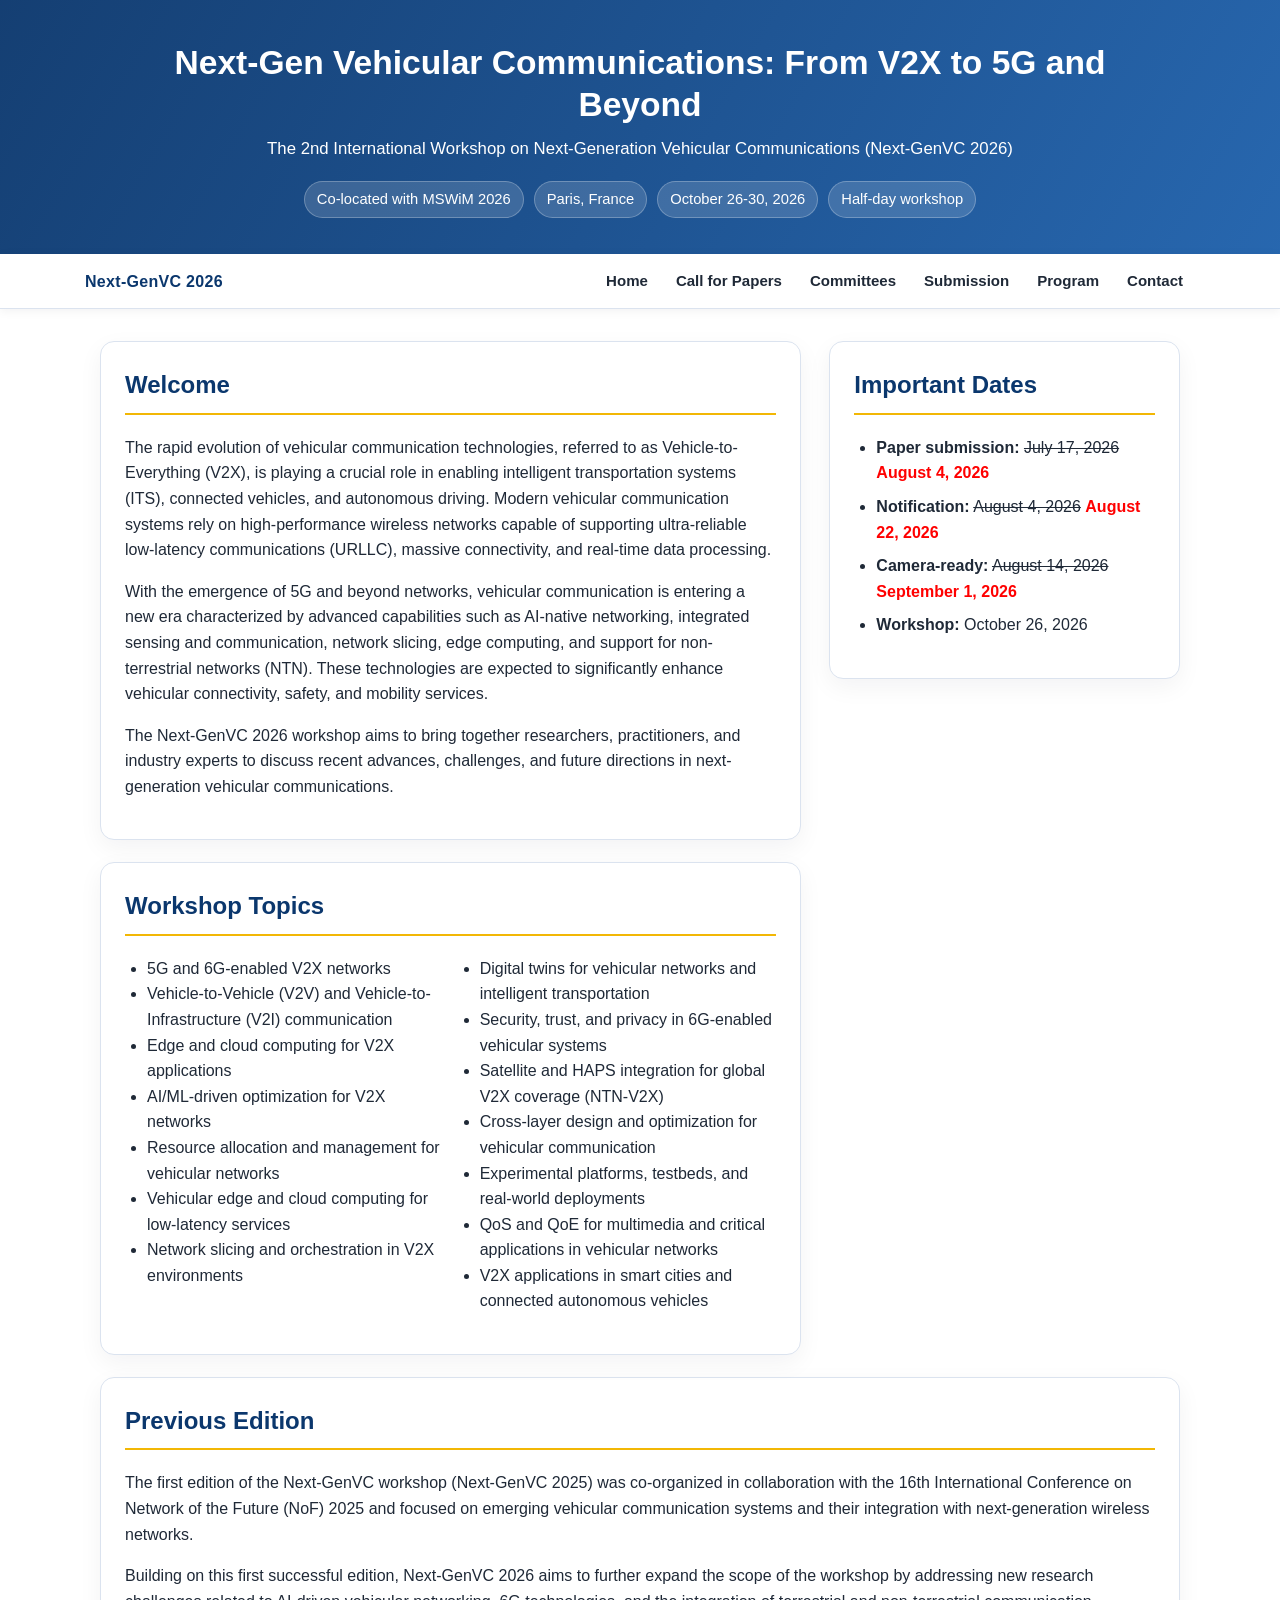
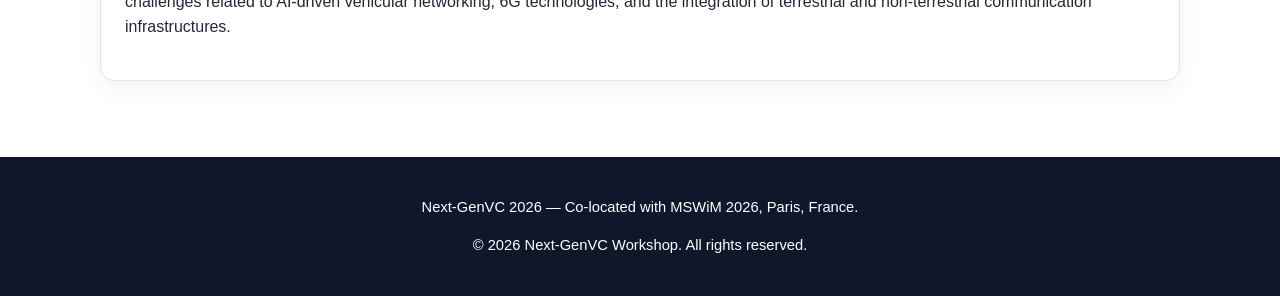
<file: index.html>
<!DOCTYPE html>

<html lang="en">
<head>
<meta charset="utf-8"/>
<meta content="width=device-width, initial-scale=1.0" name="viewport"/>
<title>Home | Next-GenVC 2026</title>
<link href="style.css" rel="stylesheet"/>
</head>
<body>
<header class="hero"><h1>Next-Gen Vehicular Communications: From V2X to 5G and Beyond</h1><p class="subtitle">The 2nd International Workshop on Next-Generation Vehicular Communications (Next-GenVC 2026)</p><div class="badges"><span class="badge">Co-located with MSWiM 2026</span><span class="badge">Paris, France</span><span class="badge">October 26-30, 2026</span><span class="badge">Half-day workshop</span></div></header>
<nav><div class="nav-inner"><div class="logo">Next-GenVC 2026</div><div class="menu"><a href="index.html">Home</a><a href="call-for-papers.html">Call for Papers</a><a href="committees.html">Committees</a><a href="submission.html">Submission</a><a href="program.html">Program</a><a href="contact.html">Contact</a></div></div></nav>
<main class="container">
<div class="grid"><section><div class="card"><h2>Welcome</h2><p>The rapid evolution of vehicular communication technologies, referred to as Vehicle-to-Everything (V2X), is playing a crucial role in enabling intelligent transportation systems (ITS), connected vehicles, and autonomous driving. Modern vehicular communication systems rely on high-performance wireless networks capable of supporting ultra-reliable low-latency communications (URLLC), massive connectivity, and real-time data processing.</p><p>With the emergence of 5G and beyond networks, vehicular communication is entering a new era characterized by advanced capabilities such as AI-native networking, integrated sensing and communication, network slicing, edge computing, and support for non-terrestrial networks (NTN). These technologies are expected to significantly enhance vehicular connectivity, safety, and mobility services.</p><p>The Next-GenVC 2026 workshop aims to bring together researchers, practitioners, and industry experts to discuss recent advances, challenges, and future directions in next-generation vehicular communications.</p></div><div class="card"><h2>Workshop Topics</h2><ul class="topic-list"><li>5G and 6G-enabled V2X networks</li><li>Vehicle-to-Vehicle (V2V) and Vehicle-to-Infrastructure (V2I) communication</li><li>Edge and cloud computing for V2X applications</li><li>AI/ML-driven optimization for V2X networks</li><li>Resource allocation and management for vehicular networks</li><li>Vehicular edge and cloud computing for low-latency services</li><li>Network slicing and orchestration in V2X environments</li><li>Digital twins for vehicular networks and intelligent transportation</li><li>Security, trust, and privacy in 6G-enabled vehicular systems</li><li>Satellite and HAPS integration for global V2X coverage (NTN-V2X)</li><li>Cross-layer design and optimization for vehicular communication</li><li>Experimental platforms, testbeds, and real-world deployments</li><li>QoS and QoE for multimedia and critical applications in vehicular networks</li><li>V2X applications in smart cities and connected autonomous vehicles</li></ul></div></section><aside><div class="card"><h2>Important Dates</h2><ul class="date-list"><li><strong>Paper submission:</strong> <del>July 17, 2026</del> <span style="color:red;font-weight:bold;">August 4, 2026</span></li><li><strong>Notification:</strong> <del>August 4, 2026</del> <span style="color:red;font-weight:bold;">August 22, 2026</span></li><li><strong>Camera-ready:</strong> <del>August 14, 2026</del> <span style="color:red;font-weight:bold;">September 1, 2026</span></li><li><strong>Workshop:</strong> October 26, 2026</li></ul></div></aside></div><div class="card"><h2>Previous Edition</h2><p>The first edition of the Next-GenVC workshop (Next-GenVC 2025) was co-organized in collaboration with the 16th International Conference on Network of the Future (NoF) 2025 and focused on emerging vehicular communication systems and their integration with next-generation wireless networks.</p><p>Building on this first successful edition, Next-GenVC 2026 aims to further expand the scope of the workshop by addressing new research challenges related to AI-driven vehicular networking, 6G technologies, and the integration of terrestrial and non-terrestrial communication infrastructures.</p></div>
</main>
<footer>
<p>Next-GenVC 2026 — Co-located with MSWiM 2026, Paris, France.</p>
<p>© 2026 Next-GenVC Workshop. All rights reserved.</p>
</footer>
</body>
</html>
</file>
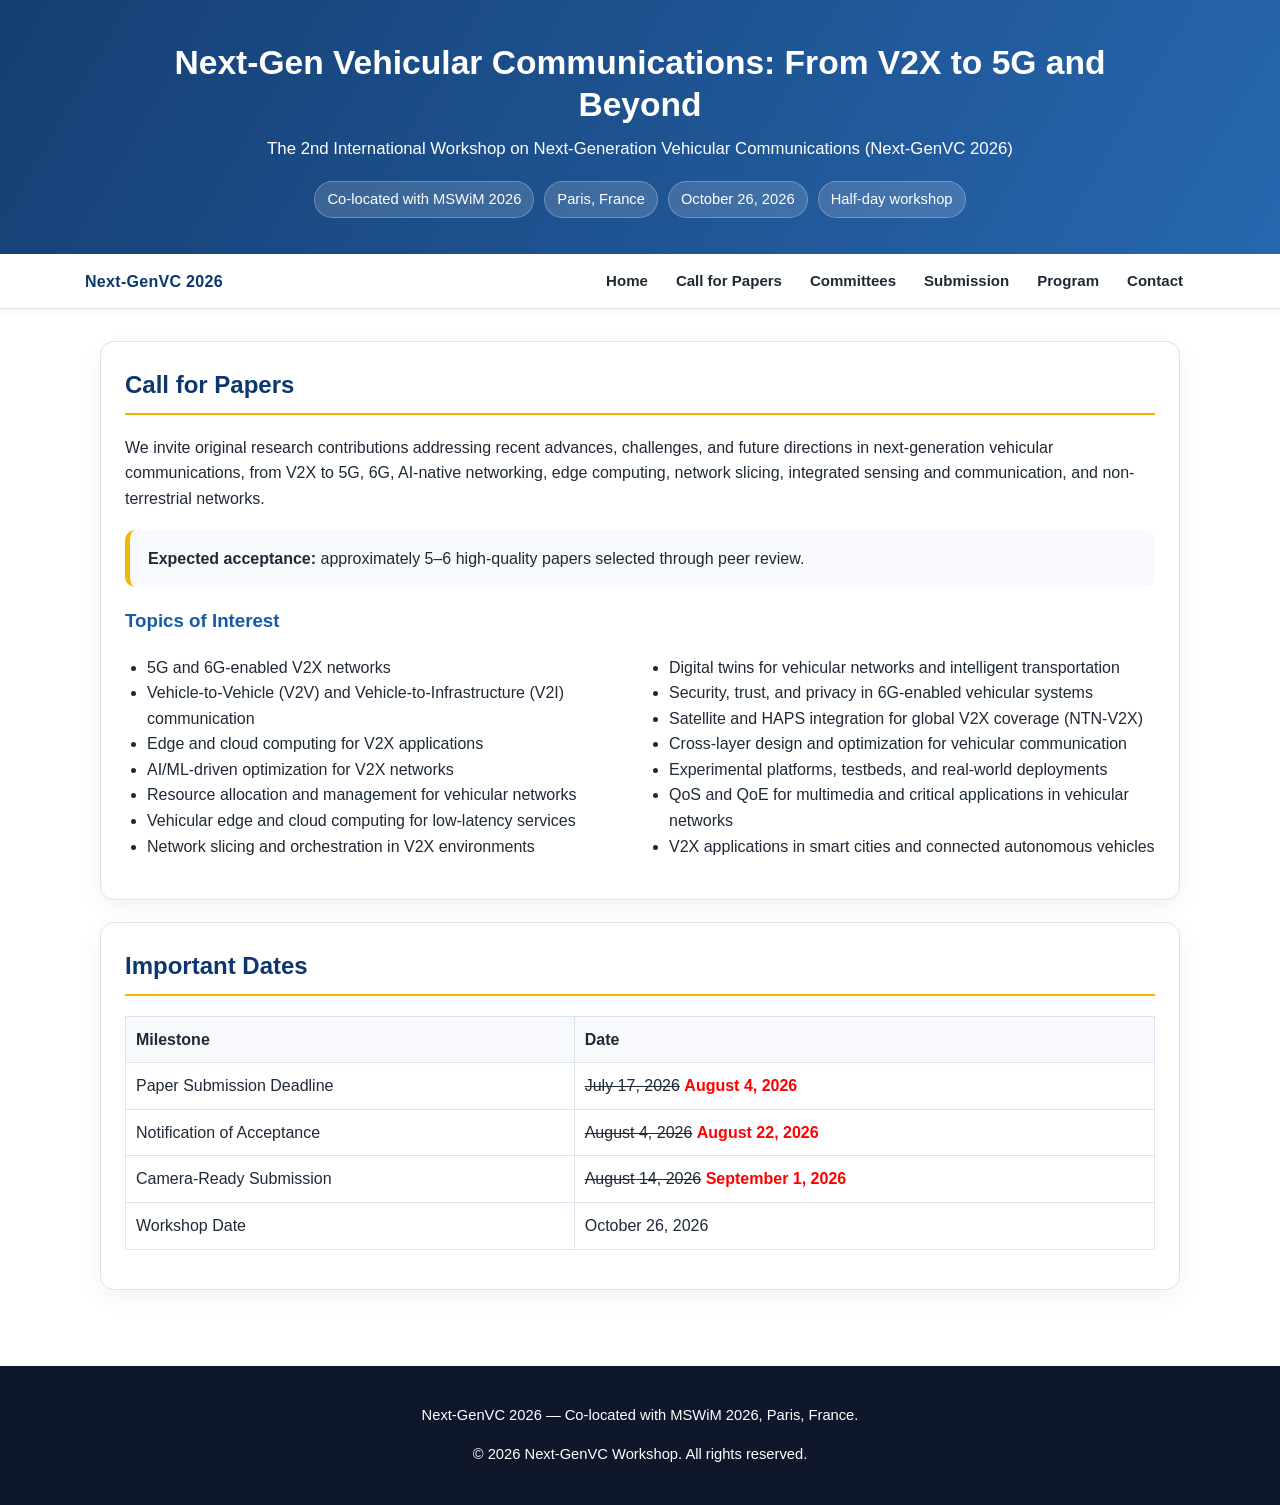
<file: call-for-papers.html>
<!DOCTYPE html>

<html lang="en">
<head>
<meta charset="utf-8"/>
<meta content="width=device-width, initial-scale=1.0" name="viewport"/>
<title>Call for Papers | Next-GenVC 2026</title>
<link href="style.css" rel="stylesheet"/>
</head>
<body>
<header class="hero"><h1>Next-Gen Vehicular Communications: From V2X to 5G and Beyond</h1><p class="subtitle">The 2nd International Workshop on Next-Generation Vehicular Communications (Next-GenVC 2026)</p><div class="badges"><span class="badge">Co-located with MSWiM 2026</span><span class="badge">Paris, France</span><span class="badge">October 26, 2026</span><span class="badge">Half-day workshop</span></div></header>
<nav><div class="nav-inner"><div class="logo">Next-GenVC 2026</div><div class="menu"><a href="index.html">Home</a><a href="call-for-papers.html">Call for Papers</a><a href="committees.html">Committees</a><a href="submission.html">Submission</a><a href="program.html">Program</a><a href="contact.html">Contact</a></div></div></nav>
<main class="container">
<div class="card"><h2>Call for Papers</h2><p>We invite original research contributions addressing recent advances, challenges, and future directions in next-generation vehicular communications, from V2X to 5G, 6G, AI-native networking, edge computing, network slicing, integrated sensing and communication, and non-terrestrial networks.</p><div class="notice"><strong>Expected acceptance:</strong> approximately 5–6 high-quality papers selected through peer review.</div><h3>Topics of Interest</h3><ul class="topic-list"><li>5G and 6G-enabled V2X networks</li><li>Vehicle-to-Vehicle (V2V) and Vehicle-to-Infrastructure (V2I) communication</li><li>Edge and cloud computing for V2X applications</li><li>AI/ML-driven optimization for V2X networks</li><li>Resource allocation and management for vehicular networks</li><li>Vehicular edge and cloud computing for low-latency services</li><li>Network slicing and orchestration in V2X environments</li><li>Digital twins for vehicular networks and intelligent transportation</li><li>Security, trust, and privacy in 6G-enabled vehicular systems</li><li>Satellite and HAPS integration for global V2X coverage (NTN-V2X)</li><li>Cross-layer design and optimization for vehicular communication</li><li>Experimental platforms, testbeds, and real-world deployments</li><li>QoS and QoE for multimedia and critical applications in vehicular networks</li><li>V2X applications in smart cities and connected autonomous vehicles</li></ul></div><div class="card"><h2>Important Dates</h2><table class="table"><tr><th>Milestone</th><th>Date</th></tr><tr><td>Paper Submission Deadline</td><td><del>July 17, 2026</del> <span style="color:red;font-weight:bold;">August 4, 2026</span></td></tr><tr><td>Notification of Acceptance</td><td><del>August 4, 2026</del> <span style="color:red;font-weight:bold;">August 22, 2026</span></td></tr><tr><td>Camera-Ready Submission</td><td><del>August 14, 2026</del> <span style="color:red;font-weight:bold;">September 1, 2026</span></td></tr><tr><td>Workshop Date</td><td>October 26, 2026</td></tr></table></div>
</main>
<footer>
<p>Next-GenVC 2026 — Co-located with MSWiM 2026, Paris, France.</p>
<p>© 2026 Next-GenVC Workshop. All rights reserved.</p>
</footer>
</body>
</html>
</file>
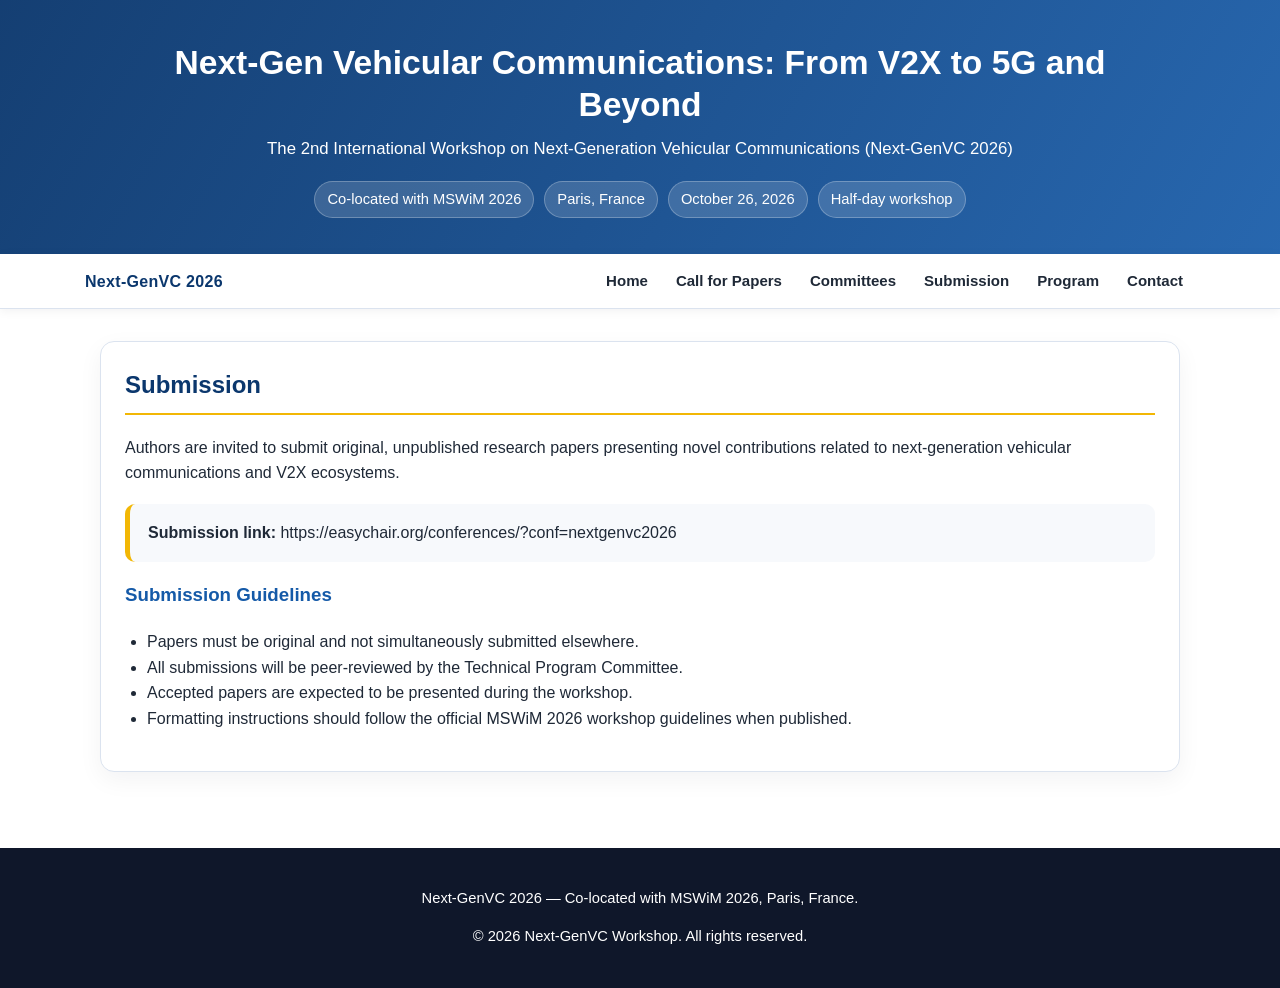
<file: submission.html>
<!DOCTYPE html>
<html lang="en">
<head>
  <meta charset="UTF-8">
  <meta name="viewport" content="width=device-width, initial-scale=1.0">
  <title>Submission | Next-GenVC 2026</title>
  <link rel="stylesheet" href="style.css">
</head>
<body>
<header class="hero"><h1>Next-Gen Vehicular Communications: From V2X to 5G and Beyond</h1><p class="subtitle">The 2nd International Workshop on Next-Generation Vehicular Communications (Next-GenVC 2026)</p><div class="badges"><span class="badge">Co-located with MSWiM 2026</span><span class="badge">Paris, France</span><span class="badge">October 26, 2026</span><span class="badge">Half-day workshop</span></div></header>
<nav><div class="nav-inner"><div class="logo">Next-GenVC 2026</div><div class="menu"><a href="index.html">Home</a><a href="call-for-papers.html">Call for Papers</a><a href="committees.html">Committees</a><a href="submission.html">Submission</a><a href="program.html">Program</a><a href="contact.html">Contact</a></div></div></nav>
<main class="container">
<div class="card"><h2>Submission</h2><p>Authors are invited to submit original, unpublished research papers presenting novel contributions related to next-generation vehicular communications and V2X ecosystems.</p><div class="notice"><strong>Submission link:</strong> https://easychair.org/conferences/?conf=nextgenvc2026 </div><h3>Submission Guidelines</h3><ul><li>Papers must be original and not simultaneously submitted elsewhere.</li><li>All submissions will be peer-reviewed by the Technical Program Committee.</li><li>Accepted papers are expected to be presented during the workshop.</li><li>Formatting instructions should follow the official MSWiM 2026 workshop guidelines when published.</li></ul></div>
</main>
<footer>
  <p>Next-GenVC 2026 — Co-located with MSWiM 2026, Paris, France.</p>
  <p>&copy; 2026 Next-GenVC Workshop. All rights reserved.</p>
</footer>
</body>
</html>
</file>
<file: style.css>
:root {
  --primary: #0b376d;
  --secondary: #155aa8;
  --accent: #f2b705;
  --light: #f7f9fc;
  --dark: #1f2937;
  --muted: #64748b;
  --border: #dbe3ef;
}

* { box-sizing: border-box; }

body {
  margin: 0;
  font-family: Arial, Helvetica, sans-serif;
  color: var(--dark);
  background: #ffffff;
  line-height: 1.6;
}

.hero {
  background: linear-gradient(120deg, rgba(11,55,109,.96), rgba(21,90,168,.92));
  color: white;
  padding: 42px 20px 36px;
  text-align: center;
}

.hero h1 {
  margin: 0 auto 10px;
  max-width: 1050px;
  font-size: 2.1rem;
  line-height: 1.25;
}

.hero .subtitle {
  font-size: 1.05rem;
  max-width: 980px;
  margin: 0 auto 14px;
}

.badges {
  display: flex;
  flex-wrap: wrap;
  gap: 10px;
  justify-content: center;
  margin-top: 18px;
}

.badge {
  background: rgba(255,255,255,.15);
  border: 1px solid rgba(255,255,255,.25);
  padding: 6px 12px;
  border-radius: 999px;
  font-size: .92rem;
}

nav {
  position: sticky;
  top: 0;
  z-index: 100;
  background: white;
  border-bottom: 1px solid var(--border);
  box-shadow: 0 2px 10px rgba(15, 23, 42, .06);
}

.nav-inner {
  max-width: 1150px;
  margin: 0 auto;
  display: flex;
  align-items: center;
  justify-content: space-between;
  padding: 0 20px;
}

.logo {
  font-weight: 700;
  color: var(--primary);
  letter-spacing: .3px;
}

.menu {
  display: flex;
  flex-wrap: wrap;
  gap: 4px;
}

.menu a {
  display: block;
  padding: 15px 12px;
  text-decoration: none;
  color: var(--dark);
  font-weight: 600;
  font-size: .94rem;
}

.menu a:hover, .menu a.active {
  color: var(--secondary);
  border-bottom: 3px solid var(--accent);
}

.container {
  max-width: 1120px;
  margin: 0 auto;
  padding: 32px 20px 54px;
}

.grid {
  display: grid;
  grid-template-columns: 2fr 1fr;
  gap: 28px;
}

.card {
  background: white;
  border: 1px solid var(--border);
  border-radius: 14px;
  padding: 24px;
  margin-bottom: 22px;
  box-shadow: 0 8px 24px rgba(15, 23, 42, .05);
}

h2 {
  color: var(--primary);
  margin-top: 0;
  border-bottom: 2px solid var(--accent);
  padding-bottom: 8px;
}

h3 { color: var(--secondary); }

ul { padding-left: 22px; }

.topic-list {
  columns: 2;
  column-gap: 36px;
}

.date-list li, .committee-list li {
  margin-bottom: 8px;
}

.notice {
  background: var(--light);
  border-left: 5px solid var(--accent);
  padding: 16px 18px;
  border-radius: 10px;
  margin: 18px 0;
}

.button {
  display: inline-block;
  background: var(--secondary);
  color: white;
  text-decoration: none;
  padding: 10px 16px;
  border-radius: 8px;
  font-weight: 700;
}

.button:hover { background: var(--primary); }

footer {
  background: #0f172a;
  color: white;
  text-align: center;
  padding: 24px 20px;
  font-size: .92rem;
}

footer a { color: #fff; }

.table {
  width: 100%;
  border-collapse: collapse;
  margin: 15px 0;
}

.table th, .table td {
  border: 1px solid var(--border);
  padding: 10px;
  text-align: left;
}

.table th { background: var(--light); }

@media (max-width: 860px) {
  .grid { grid-template-columns: 1fr; }
  .nav-inner { display: block; padding: 10px 20px; }
  .menu { margin-top: 8px; }
  .menu a { padding: 8px 8px; }
  .topic-list { columns: 1; }
  .hero h1 { font-size: 1.55rem; }
}
</file>
